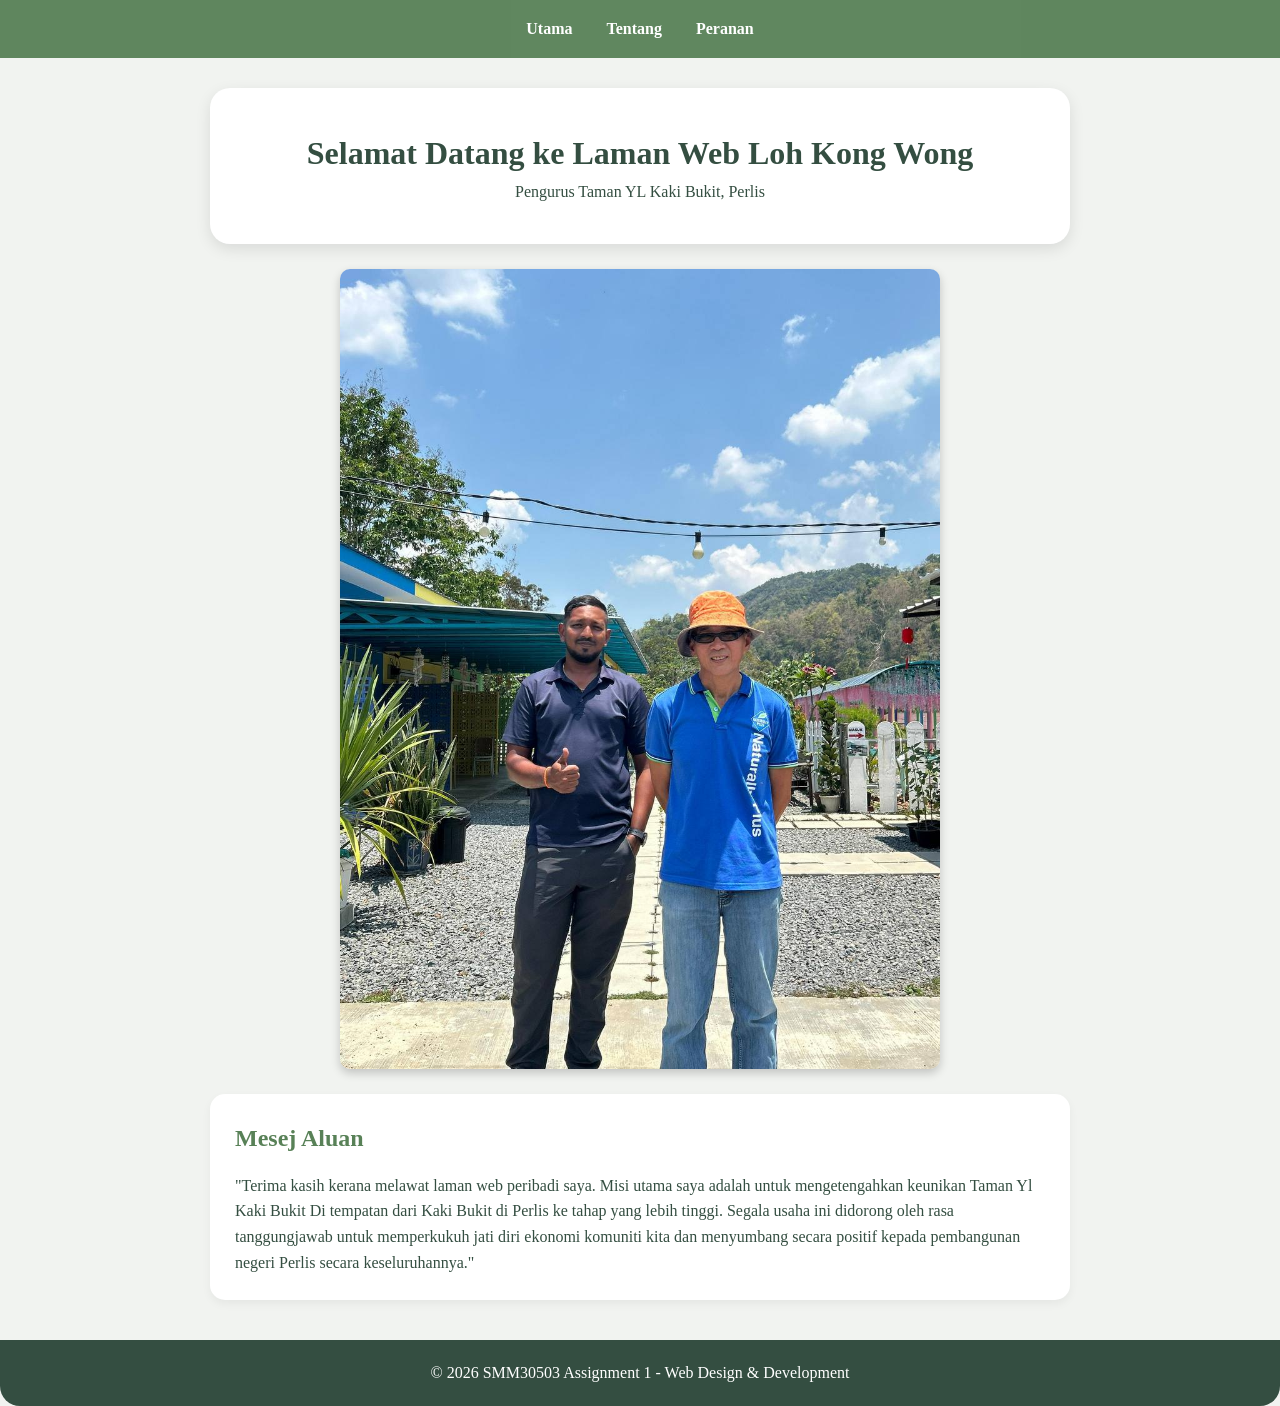
<file: index.html>
<!DOCTYPE html>
<html>
<head>
    <meta charset="UTF-8">
    <title>Utama | YL Kaki Bukit</title>
    <link rel="stylesheet" href="style.css">
    
    <style>
        .profile-img {
            display: block;
            margin: 20px auto;
            max-width: 600px;
            width: 100%;
            height: auto;
            border-radius: 10px;
            box-shadow: 0 4px 10px rgba(0,0,0,0.2);
        }
        .image-container {
            text-align: center;
            margin-bottom: 25px;
        }
    </style>
</head>
<body>
    <nav>
        <a href="index.html">Utama</a>
        <a href="about.html">Tentang</a>
        <a href="role.html">Peranan</a>
    </nav>

    <div class="container">
        <header>
            <h1>Selamat Datang ke Laman Web Loh Kong Wong</h1>
            <p>Pengurus Taman YL Kaki Bukit, Perlis</p>
        </header>

        <!-- Bahagian Gambar -->
        <div class="image-container">
            <img src="IMAGE/gambar_loh_kong_wong.jpg" alt="Loh Kong Wong di Taman YL" class="profile-img">
        </div>

        <!-- Box Mesej Aluan -->
        <section class="content-box">
            <h2>Mesej Aluan</h2>
            <p>
                "Terima kasih kerana melawat laman web peribadi saya. Misi utama saya adalah untuk mengetengahkan keunikan Taman Yl Kaki Bukit Di tempatan dari Kaki Bukit di Perlis ke tahap yang lebih tinggi. Segala usaha ini didorong oleh rasa tanggungjawab untuk memperkukuh jati diri ekonomi komuniti kita dan menyumbang secara positif kepada pembangunan negeri Perlis secara keseluruhannya."
            </p>
        </section>
    </div>

    <footer>
        <p>&copy; 2026 SMM30503 Assignment 1 - Web Design & Development</p>
    </footer>
</body>
</html>
</file>
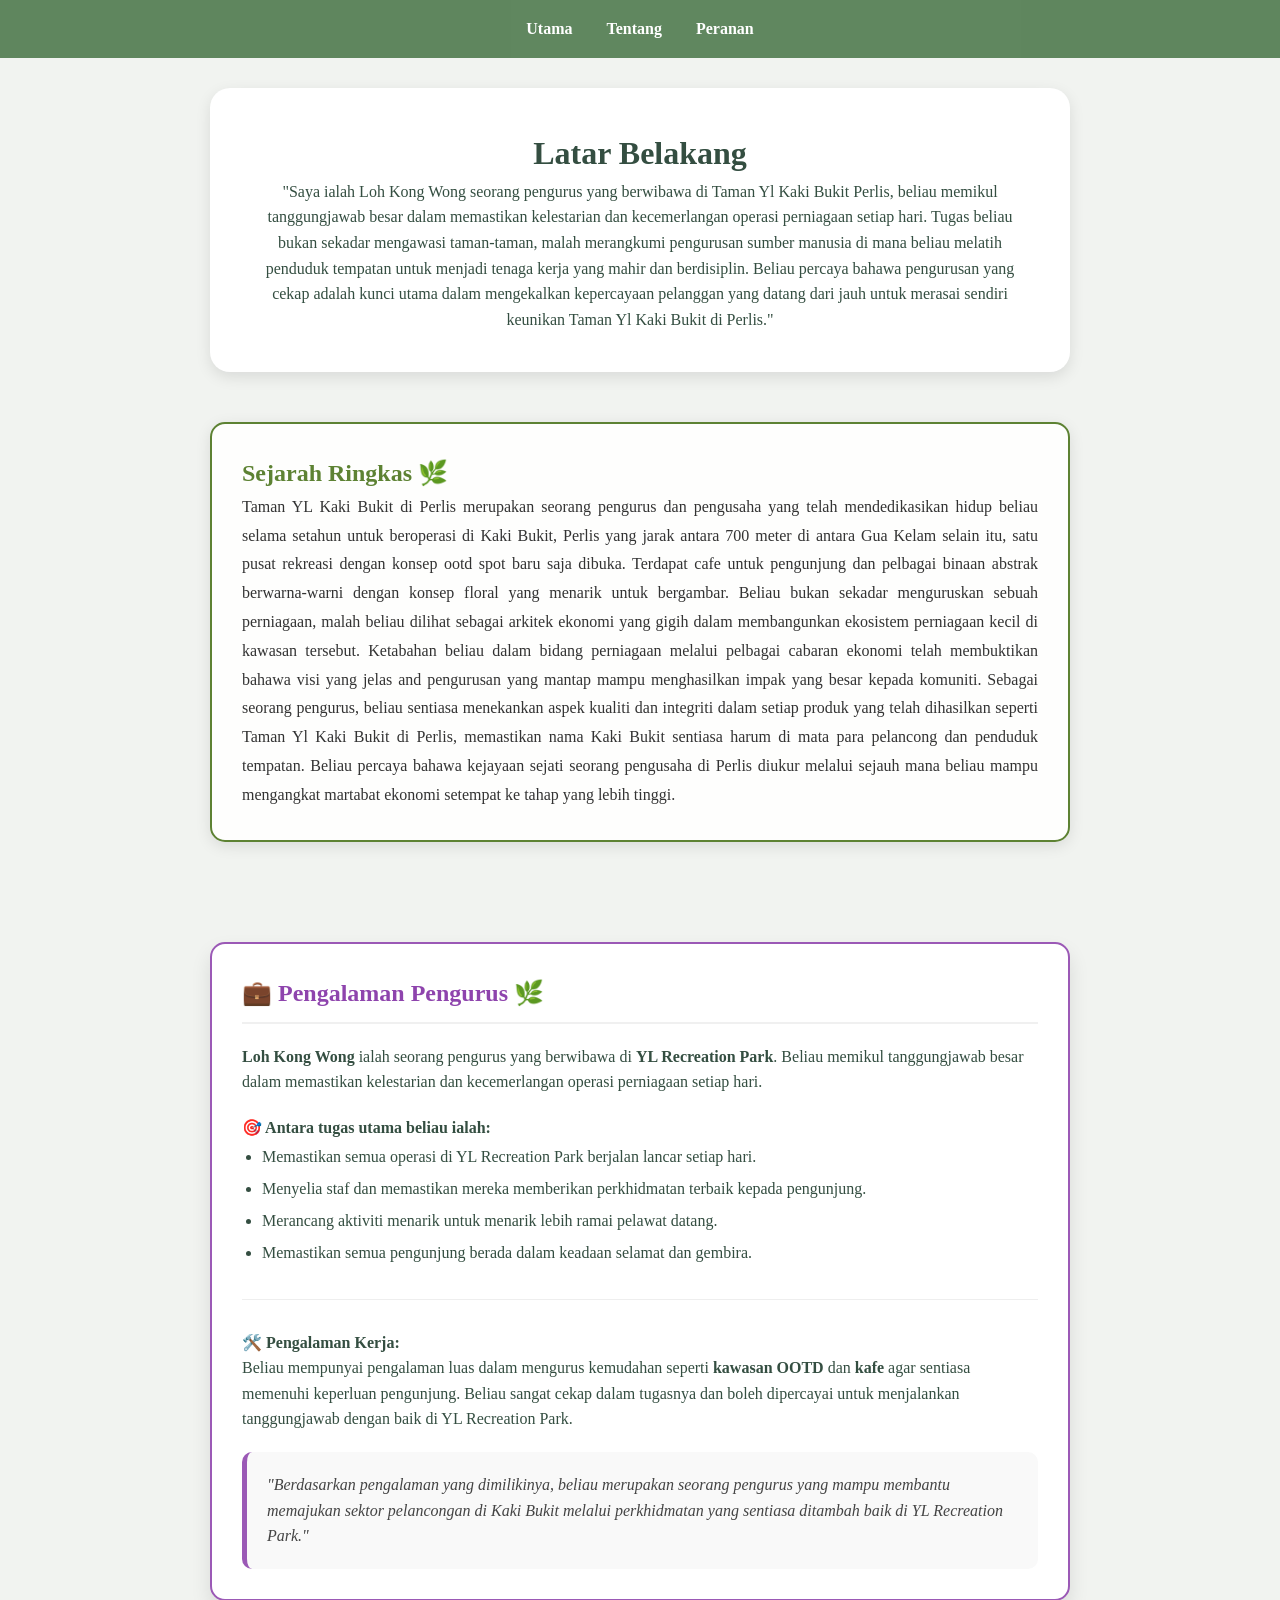
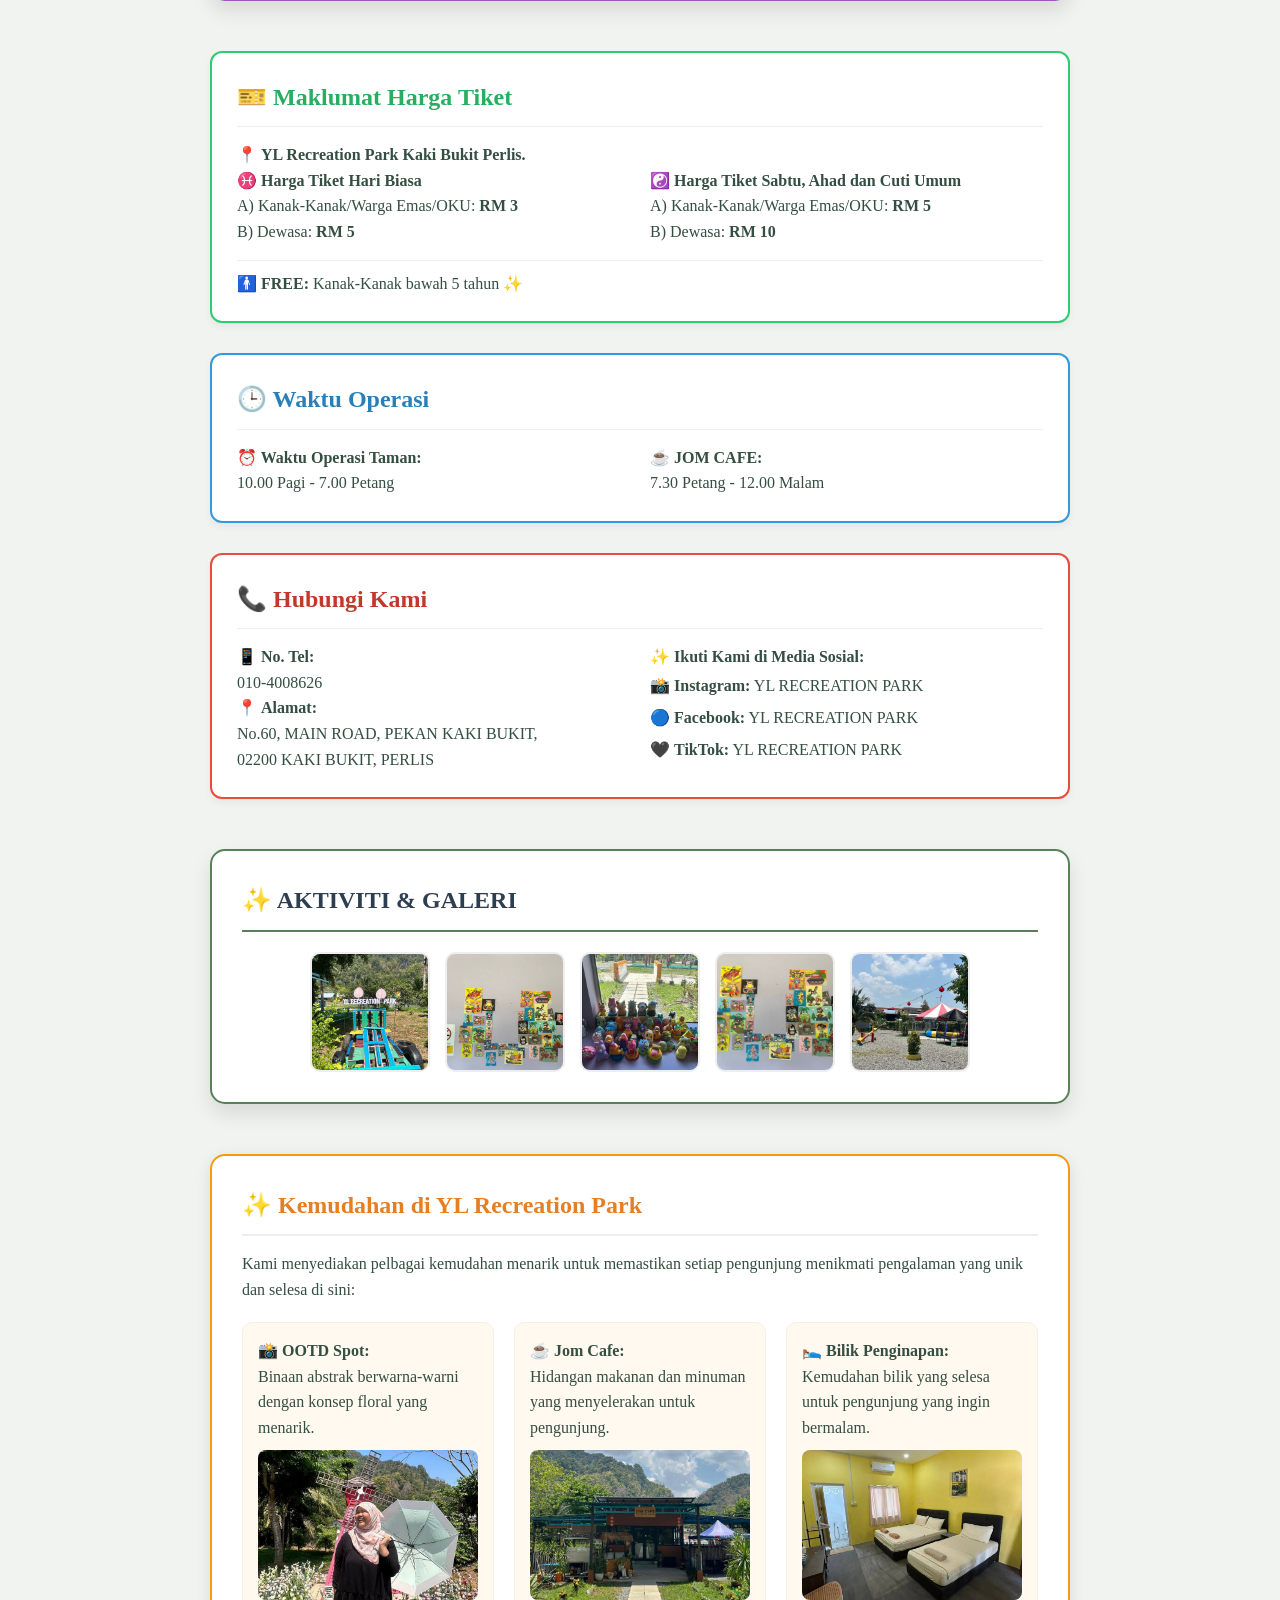
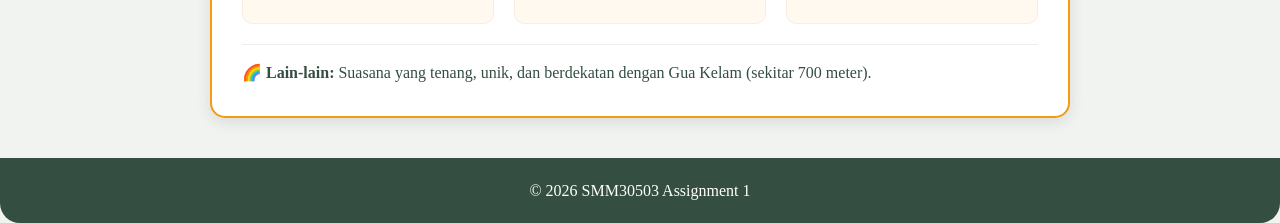
<file: about.html>
<!DOCTYPE html>
<html >
<head>
    <meta charset="UTF-8">
    <title>About | YL Kaki Bukit</title>
    <link rel="stylesheet" href="style.css">
</head>
<body>
    <nav>
        <a href="index.html">Utama</a>
        <a href="about.html">Tentang</a>
        <a href="role.html">Peranan</a>
    </nav>

    <div class="container">
        <header>
            <h1>Latar Belakang</h1>
            <p>"Saya ialah Loh Kong Wong seorang pengurus yang berwibawa di Taman Yl Kaki Bukit Perlis, beliau memikul tanggungjawab besar dalam memastikan kelestarian dan kecemerlangan operasi perniagaan setiap hari. Tugas beliau bukan sekadar mengawasi taman-taman, malah merangkumi pengurusan sumber manusia di mana beliau melatih penduduk tempatan untuk menjadi tenaga kerja yang mahir dan berdisiplin. Beliau percaya bahawa pengurusan yang cekap adalah kunci utama dalam mengekalkan kepercayaan pelanggan yang datang dari jauh untuk merasai sendiri keunikan Taman Yl Kaki Bukit di Perlis."</p>
        </header>
        
        <!-- Bahagian Sejarah Ringkas  -->
        <section style="margin-top: 50px; padding: 30px; border: 2px solid #5d8233; border-radius: 15px; background-color: rgba(255, 255, 255, 0.9); width: 100%; box-sizing: border-box; box-shadow: 0 4px 15px rgba(0,0,0,0.1);">
            <h2 style="margin-top: 0; color: #5d8233; display: flex; align-items: center; gap: 10px;">
                Sejarah Ringkas 🌿
            </h2>
            <p style="line-height: 1.8; color: #333; text-align: justify; margin-bottom: 0;">
                Taman YL Kaki Bukit di Perlis merupakan seorang pengurus dan pengusaha yang telah mendedikasikan hidup beliau selama setahun untuk beroperasi di Kaki Bukit, Perlis yang jarak antara 700 meter di antara Gua Kelam selain itu, satu pusat rekreasi dengan konsep ootd spot baru saja dibuka. Terdapat cafe untuk pengunjung dan pelbagai binaan abstrak berwarna-warni dengan konsep floral yang menarik untuk bergambar. Beliau bukan sekadar menguruskan sebuah perniagaan, malah beliau dilihat sebagai arkitek ekonomi yang gigih dalam membangunkan ekosistem perniagaan kecil di kawasan tersebut. Ketabahan beliau dalam bidang perniagaan melalui pelbagai cabaran ekonomi telah membuktikan bahawa visi yang jelas and pengurusan yang mantap mampu menghasilkan impak yang besar kepada komuniti. Sebagai seorang pengurus, beliau sentiasa menekankan aspek kualiti dan integriti dalam setiap produk yang telah dihasilkan seperti Taman Yl Kaki Bukit di Perlis, memastikan nama Kaki Bukit sentiasa harum di mata para pelancong dan penduduk tempatan. Beliau percaya bahawa kejayaan sejati seorang pengusaha di Perlis diukur melalui sejauh mana beliau mampu mengangkat martabat ekonomi setempat ke tahap yang lebih tinggi. 
            </p>
        </section>

        <!-- Bahagian Pengalaman Pengurus -->
        <section style="margin-top: 100px; padding: 30px; border: 2px solid #9b59b6; border-radius: 15px; background-color: #ffffff; width: 100%; box-sizing: border-box; box-shadow: 0 10px 20px rgba(0,0,0,0.1); clear: both;">
            <h2 style="margin-top: 0; color: #8e44ad; border-bottom: 2px solid #f0f0f0; padding-bottom: 10px; display: flex; align-items: center; gap: 10px;">
                💼 Pengalaman Pengurus 🌿
            </h2>
            <div style="margin-top: 20px;">
                <p style="line-height: 1.6;">
                    <strong>Loh Kong Wong</strong> ialah seorang pengurus yang berwibawa di <strong>YL Recreation Park</strong>. Beliau memikul tanggungjawab besar dalam memastikan kelestarian dan kecemerlangan operasi perniagaan setiap hari.
                </p>
                <p style="margin-top: 20px;"><strong>🎯 Antara tugas utama beliau ialah:</strong></p>
                <ul style="line-height: 2; padding-left: 20px; list-style-type: disc;">
                    <li>Memastikan semua operasi di YL Recreation Park berjalan lancar setiap hari.</li>
                    <li>Menyelia staf dan memastikan mereka memberikan perkhidmatan terbaik kepada pengunjung.</li>
                    <li>Merancang aktiviti menarik untuk menarik lebih ramai pelawat datang.</li>
                    <li>Memastikan semua pengunjung berada dalam keadaan selamat dan gembira.</li>
                </ul>
            </div>
            <hr style="border: 0; border-top: 1px solid #eee; margin: 30px 0;">
            <div>
                <p><strong>🛠️ Pengalaman Kerja:</strong></p>
                <p style="line-height: 1.6;">
                    Beliau mempunyai pengalaman luas dalam mengurus kemudahan seperti <strong>kawasan OOTD</strong> dan <strong>kafe</strong> agar sentiasa memenuhi keperluan pengunjung. Beliau sangat cekap dalam tugasnya dan boleh dipercayai untuk menjalankan tanggungjawab dengan baik di YL Recreation Park.
                </p>
                <div style="margin-top: 20px; padding: 20px; background-color: #f9f9f9; border-radius: 10px; border-left: 5px solid #9b59b6;">
                    <p style="line-height: 1.6; margin: 0; font-style: italic; color: #444;">
                        "Berdasarkan pengalaman yang dimilikinya, beliau merupakan seorang pengurus yang mampu membantu memajukan sektor pelancongan di Kaki Bukit melalui perkhidmatan yang sentiasa ditambah baik di YL Recreation Park."
                    </p>
                </div>
            </div>
        </section>     
     
        <!-- Bahagian Harga Tiket  -->
        <section style="margin-top: 50px; padding: 25px; border: 2px solid #2ecc71; border-radius: 12px; background-color: #ffffff; width: 100%; box-sizing: border-box; box-shadow: 0 4px 8px rgba(0,0,0,0.05);">
            <h2 style="margin-top: 0; color: #27ae60; border-bottom: 1px solid #eee; padding-bottom: 10px;">🎫 Maklumat Harga Tiket</h2>
            <p style="margin-top: 15px;">📍 <strong>YL Recreation Park Kaki Bukit Perlis.</strong></p>
            <div style="display: flex; justify-content: space-between; flex-wrap: wrap; gap: 20px;">
                <div style="flex: 1; min-width: 200px;">
                    <p><strong>♓ Harga Tiket Hari Biasa</strong><br>
                    A) Kanak-Kanak/Warga Emas/OKU: <strong>RM 3</strong><br>
                    B) Dewasa: <strong>RM 5</strong></p>
                </div>
                <div style="flex: 1; min-width: 200px;">
                    <p><strong>☯️ Harga Tiket Sabtu, Ahad dan Cuti Umum</strong><br>
                    A) Kanak-Kanak/Warga Emas/OKU: <strong>RM 5</strong><br>
                    B) Dewasa: <strong>RM 10</strong></p>
                </div>
            </div>
            <p style="margin-top: 15px; padding-top: 10px; border-top: 1px solid #eee;">
                🚹 <strong>FREE:</strong> Kanak-Kanak bawah 5 tahun ✨
            </p>
        </section>

        <!-- Bahagian Waktu Operasi  -->
        <section style="margin-top: 30px; padding: 25px; border: 2px solid #3498db; border-radius: 12px; background-color: #ffffff; width: 100%; box-sizing: border-box; box-shadow: 0 4px 8px rgba(0,0,0,0.05);">
            <h2 style="margin-top: 0; color: #2980b9; border-bottom: 1px solid #eee; padding-bottom: 10px;">🕒 Waktu Operasi</h2>
            <div style="display: flex; justify-content: space-between; flex-wrap: wrap; gap: 20px; margin-top: 15px;">
                <div style="flex: 1; min-width: 200px;">
                    <p><strong>⏰ Waktu Operasi Taman:</strong><br>
                    10.00 Pagi - 7.00 Petang</p>
                </div>
                <div style="flex: 1; min-width: 200px;">
                    <p><strong>☕ JOM CAFE:</strong><br>
                    7.30 Petang - 12.00 Malam</p>
                </div>
            </div>
        </section>

        <!-- Bahagian Hubungan & Media Sosial -->
        <section style="margin-top: 30px; padding: 25px; border: 2px solid #e74c3c; border-radius: 12px; background-color: #ffffff; width: 100%; box-sizing: border-box; box-shadow: 0 4px 8px rgba(0,0,0,0.05);">
            <h2 style="margin-top: 0; color: #c0392b; border-bottom: 1px solid #eee; padding-bottom: 10px;">📞 Hubungi Kami</h2>
            <div style="display: flex; justify-content: space-between; flex-wrap: wrap; gap: 20px; margin-top: 15px;">
                <div style="flex: 1; min-width: 250px;">
                    <p>📱 <strong>No. Tel:</strong><br> 010-4008626</p>
                    <p>📍 <strong>Alamat:</strong><br> No.60, MAIN ROAD, PEKAN KAKI BUKIT,<br> 02200 KAKI BUKIT, PERLIS</p>
                </div>
                <div style="flex: 1; min-width: 250px;">
                    <p>✨ <strong>Ikuti Kami di Media Sosial:</strong></p>
                    <p style="line-height: 2;">
                        📸 <strong>Instagram:</strong> YL RECREATION PARK<br>
                        🔵 <strong>Facebook:</strong> YL RECREATION PARK<br>
                        🖤 <strong>TikTok:</strong> YL RECREATION PARK
                    </p>
                </div>
            </div>
        </section>

                 
         <section class="aktiviti-section">
            <h2 style="color: #2c3e50; border-bottom: 2px solid #588157; padding-bottom: 10px;">✨ AKTIVITI & GALERI</h2>
            <div class="aktiviti-grid">
                <div class="aktiviti-card">
                    <img src="IMAGE/gambar2.jpg" alt="Aktiviti 1">
                </div>
                <div class="aktiviti-card">
                    <img src="IMAGE/GAMBAR3.jpg" alt="Aktiviti 2">
                </div>
                <div class="aktiviti-card">
                    <img src="IMAGE/GAMBAR4.jpg" alt="Aktiviti 3">
                </div>
                <div class="aktiviti-card">
                    <img src="IMAGE/GAMBAR5.jpg" alt="Aktiviti 4">
                </div>
                <div class="aktiviti-card">
                    <img src="IMAGE/GAMBAR6.jpg" alt="Aktiviti 5">
                </div>
            </div>
        </section>

<!-- Bahagian Kemudahan Kotak Panjang (Termasuk Bilik) -->
<section style="margin-top: 50px; padding: 30px; border: 2px solid #f39c12; border-radius: 15px; background-color: #ffffff; width: 100%; box-sizing: border-box; box-shadow: 0 4px 15px rgba(0,0,0,0.1); clear: both;">
    
    <h2 style="margin-top: 0; color: #e67e22; border-bottom: 2px solid #eee; padding-bottom: 10px;">✨ Kemudahan di YL Recreation Park</h2>
    
    <p style="line-height: 1.6; margin-top: 15px;">
        Kami menyediakan pelbagai kemudahan menarik untuk memastikan setiap pengunjung menikmati pengalaman yang unik dan selesa di sini:
    </p>

    <div style="display: flex; justify-content: space-between; flex-wrap: wrap; gap: 20px; margin-top: 20px;">
        
        <!-- Kemudahan 1: OOTD Spot -->
<div style="flex: 1; min-width: 200px; padding: 15px; border-radius: 10px; background-color: #fff9f0; border: 1px solid #fbeee0;">
<p style="margin: 0;"><strong>📸 OOTD Spot:</strong><br>
           Binaan abstrak berwarna-warni dengan konsep floral yang 
          menarik.  
        
    </p>
 <!-- GAMBAR OOTD SPORT -->
    <img src="IMAGE/GAMBAR10.jpg"
         style="width:100%; height:150px; object-fit:cover; margin-top:10px; border-radius:8px;">

      
       </div>

        <!-- Kemudahan 2: Jom Cafe -->
<div style="flex: 1; min-width: 200px; padding: 15px; border-radius: 10px; background-color: #fff9f0; border: 1px solid #fbeee0;">
    
    <p style="margin: 0;">
        <strong>☕ Jom Cafe:</strong><br>
        Hidangan makanan dan minuman yang menyelerakan untuk pengunjung.
    </p>

    <!-- GAMBAR JOM CAFE -->
    <img src="IMAGE/GAMBAR8.jpg" 
         style="width:100%; height:150px; object-fit:cover; margin-top:10px; border-radius:8px;">

</div>

 <!-- Kemudahan 3: Bilik Penginapan -->
<div style="flex: 1; min-width: 200px; padding: 15px; border-radius: 10px; background-color: #fff9f0; border: 1px solid #fbeee0;">
    
    <p style="margin: 0;">
        <strong>🛌 Bilik Penginapan:</strong><br>
        Kemudahan bilik yang selesa untuk pengunjung yang ingin bermalam.
    </p>

    <!-- GAMBAR JOM CAFE -->
    <img src="IMAGE/GAMBAR9.jpg" 
         style="width:100%; height:150px; object-fit:cover; margin-top:10px; border-radius:8px;">

</div>    
</div>


    <div style="margin-top: 20px; padding-top: 15px; border-top: 1px solid #eee;">
        <p>🌈 <strong>Lain-lain:</strong> Suasana yang tenang, unik, dan berdekatan dengan Gua Kelam (sekitar 700 meter).</p>
    </div>
</section>
        </div>

    </div>
    </div>
</section>

    </div>
</section>



        <footer>
            <p>&copy; 2026 SMM30503 Assignment 1</p>
        </footer>
    </div>
</body>
</html>
</file>
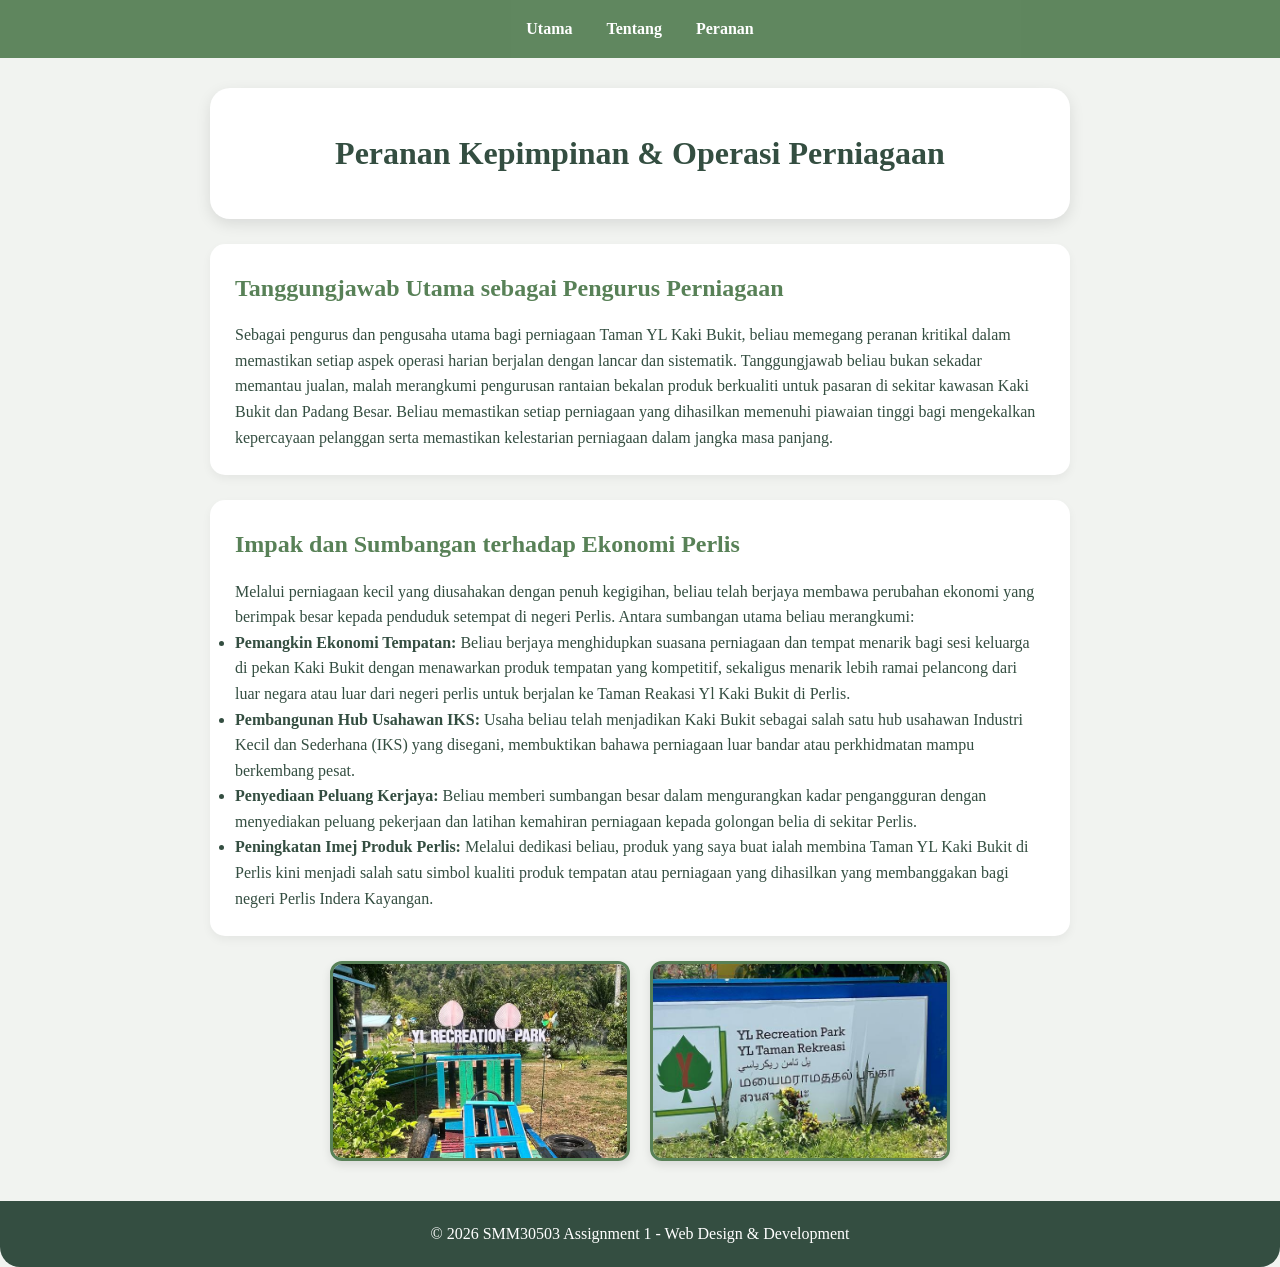
<file: role.html>
<!DOCTYPE html>
<html >
<head>
    <meta charset="UTF-8">
    <title>Peranan & Perniagaan | YL Kaki Bukit</title>
    <link rel="stylesheet" href="style.css">
</head>
<body>
    <nav>
        <a href="index.html">Utama</a>
        <a href="about.html">Tentang</a>
        <a href="role.html">Peranan</a>
    </nav>

    <div class="container">
        <header>
            <h1>Peranan Kepimpinan & Operasi Perniagaan</h1>
        </header>
        
        <!-- Box 1: Tanggungjawab -->
        <div class="content-box">
            <h2>Tanggungjawab Utama sebagai Pengurus Perniagaan</h2>
            <p>
                Sebagai pengurus dan pengusaha utama bagi perniagaan Taman YL Kaki Bukit, beliau memegang peranan kritikal dalam memastikan setiap aspek operasi harian berjalan dengan lancar dan sistematik. Tanggungjawab beliau bukan sekadar memantau jualan, malah merangkumi pengurusan rantaian bekalan produk berkualiti untuk pasaran di sekitar kawasan Kaki Bukit dan Padang Besar. Beliau memastikan setiap perniagaan yang dihasilkan memenuhi piawaian tinggi bagi mengekalkan kepercayaan pelanggan serta memastikan kelestarian perniagaan dalam jangka masa panjang.
            </p>
        </div>

        <!-- Box 2: Impak & Sumbangan -->
        <div class="content-box">
            <h2>Impak dan Sumbangan terhadap Ekonomi Perlis</h2>
            <p>
                Melalui perniagaan kecil yang diusahakan dengan penuh kegigihan, beliau telah berjaya membawa perubahan ekonomi yang berimpak besar kepada penduduk setempat di negeri Perlis. Antara sumbangan utama beliau merangkumi:
            </p>
            <ul>
                <li>
                    <strong>Pemangkin Ekonomi Tempatan:</strong> Beliau berjaya menghidupkan suasana perniagaan dan tempat menarik bagi sesi keluarga di pekan Kaki Bukit dengan menawarkan produk tempatan yang kompetitif, sekaligus menarik lebih ramai pelancong dari luar negara atau luar dari negeri perlis untuk berjalan ke Taman Reakasi Yl Kaki Bukit di Perlis.
                </li>
                <li>
                    <strong>Pembangunan Hub Usahawan IKS:</strong> Usaha beliau telah menjadikan Kaki Bukit sebagai salah satu hub usahawan Industri Kecil dan Sederhana (IKS) yang disegani, membuktikan bahawa perniagaan luar bandar atau perkhidmatan mampu berkembang pesat.
                </li>
                <li>
                    <strong>Penyediaan Peluang Kerjaya:</strong> Beliau memberi sumbangan besar dalam mengurangkan kadar pengangguran dengan menyediakan peluang pekerjaan dan latihan kemahiran perniagaan kepada golongan belia di sekitar Perlis.
                </li>
                <li>
                    <strong>Peningkatan Imej Produk Perlis:</strong> Melalui dedikasi beliau, produk yang saya buat ialah membina Taman YL Kaki Bukit di Perlis kini menjadi salah satu simbol kualiti produk tempatan atau perniagaan yang dihasilkan yang membanggakan bagi negeri Perlis Indera Kayangan.
                </li>
            </ul>
        </div>

            <div class="impact-images">
                <div class="impact-card">
                    <img src="IMAGE/gambar2.jpg" alt="gambar1">
                </div>
                <div class="impact-card">
                    <img src="IMAGE/GAMBAR7.jpg" alt="gambar 2">
                </div>
            </div>
    </div>

    <footer>
        <p>&copy; 2026 SMM30503 Assignment 1 - Web Design & Development</p>
    </footer>
</body>
</html>
</file>
<file: style.css>
/* style.css - Aesthetic Garden Edition */

* {
    margin: 0;
    padding: 0;
    box-sizing: border-box;
}

body {
    font-family: 'Georgia', serif;
    line-height: 1.6;
    color: #344e41;
    background-color: #f1f3f0;
    background-image: linear-gradient(rgba(241, 243, 240, 0.8), rgba(241, 243, 240, 0.8)), 
                      url('https://images.unsplash.com/photo-1518531933037-91b2f5f229cc?q=80&w=1920');
    background-size: cover;
    background-attachment: fixed;
}

/* Navigasi */
nav {
    background: rgba(88, 129, 87, 0.95);
    padding: 1rem;
    text-align: center;
    position: sticky;
    top: 0;
    z-index: 1000;
}

nav a {
    color: white;
    text-decoration: none;
    margin: 0 15px;
    font-weight: bold;
}

/* Container */
.container {
    max-width: 900px;
    margin: 30px auto;
    padding: 0 20px;
}

header {
    background: white;
    padding: 40px;
    border-radius: 20px;
    text-align: center;
    margin-bottom: 25px;
    box-shadow: 0 5px 15px rgba(0,0,0,0.1);
}

/* Kotak Kandungan (General Box Style) */
.content-box {
    background: white;
    padding: 25px;
    border-radius: 15px;
    margin-bottom: 25px;
    box-shadow: 0 4px 10px rgba(0,0,0,0.05);
}


.aktiviti-section {
    margin-top: 50px;
    padding: 30px;
    border: 2px solid #588157;
    border-radius: 15px;
    background-color: #ffffff;
    width: 100%;
    box-shadow: 0 10px 20px rgba(0,0,0,0.1);
    text-align: flex-start;
}

.aktiviti-grid {
    display: flex;
    justify-content: center;
    flex-wrap: wrap;
    gap: 15px;
    margin-top: 20px;
}

.aktiviti-card {
    width: 120px; /* Saiz gambar dikecilkan */
    height: 120px;
    border-radius: 10px;
    overflow: hidden;
    border: 2px solid #eee;
    transition: 0.3s;
}

.aktiviti-card img {
    width: 100%;
    height: 100%;
    object-fit: cover;
}

.aktiviti-card:hover {
    transform: scale(1.1);
    border-color: #588157;
}
/* style.css - Aesthetic Garden Edition */

* {
    margin: 0;
    padding: 0;
    box-sizing: border-box;
}

body {
    font-family: 'Georgia', serif;
    line-height: 1.6;
    color: #344e41;
    background-color: #f1f3f0;
    background-image: linear-gradient(rgba(241, 243, 240, 0.8), rgba(241, 243, 240, 0.8)), 
                      url('https://images.unsplash.com/photo-1518531933037-91b2f5f229cc?q=80&w=1920');
    background-size: cover;
    background-attachment: fixed;
}

/* Navigasi */
nav {
    background: rgba(88, 129, 87, 0.95);
    padding: 1rem;
    text-align: center;
    position: sticky;
    top: 0;
    z-index: 1000;
}

nav a {
    color: white;
    text-decoration: none;
    margin: 0 15px;
    font-weight: bold;
}

nav a:hover {
    text-decoration: underline;
}

/* Container */
.container {
    max-width: 900px;
    margin: 30px auto;
    padding: 0 20px;
}

header {
    background: white;
    padding: 40px;
    border-radius: 20px;
    text-align: center;
    margin-bottom: 25px;
    box-shadow: 0 5px 15px rgba(0,0,0,0.1);
}

/* Kotak Kandungan (General Box Style) */
.content-box {
    background: white;
    padding: 25px;
    border-radius: 15px;
    margin-bottom: 25px;
    box-shadow: 0 4px 10px rgba(0,0,0,0.05);
}

.content-box h2 {
    margin-bottom: 15px;
    color: #588157;
}

/* Footer */
footer {
    background: #344e41;
    color: white;
    text-align: center;
    padding: 20px;
    margin-top: 40px;
    border-radius: 20px 20px 0 0;
}

/* Responsif */
@media (max-width: 600px) {
    .container {
        margin: 10px auto;
    }
    header {
        padding: 20px;
    }
}
/* Navigasi */
nav {
    background: rgba(88, 129, 87, 0.95);
    padding: 1rem;
    text-align: center;
    position: sticky;
    top: 0;
    z-index: 1000;
}

nav a {
    color: white;
    text-decoration: none;
    margin: 0 15px;
    font-weight: bold;
}

/* Container */
.container {
    max-width: 900px;
    margin: 30px auto;
    padding: 0 20px;
}

header {
    background: white;
    padding: 40px;
    border-radius: 20px;
    text-align: center;
    margin-bottom: 25px;
    box-shadow: 0 5px 15px rgba(0,0,0,0.1);
}

/* Kotak Kandungan (General Box Style) */
.content-box {
    background: white;
    padding: 25px;
    border-radius: 15px;
    margin-bottom: 25px;
    box-shadow: 0 4px 10px rgba(0,0,0,0.05);
}

/* Footer */
footer {
    background: #344e41;
    color: white;
    text-align: center;
    padding: 20px;
    margin-top: 40px;
    border-radius: 0 0 20px 20px;
}

/* Responsif */
@media (max-width: 600px) {
    .container { margin: 10px auto; }
}
/* Footer */
footer {
    background: #344e41;
    color: white;
    text-align: center;
    padding: 20px;
    margin-top: 40px;
    border-radius: 0 0 20px 20px;
}

/* Responsif */
@media (max-width: 600px) {
    .aktiviti-grid { gap: 10px; }
    .aktiviti-card { width: 90px; height: 90px; }
}
/* Gaya untuk Gambar Impak di role.html */
.impact-images {
    display: flex;
    justify-content: center; 
    gap: 20px;               
    margin-top: 25px;
    flex-wrap: wrap;        
}

.impact-card {
    width: 300px;            
    height: 200px;           
    overflow: hidden;
    border-radius: 12px;
    border: 3px solid #588157; 
    box-shadow: 0 4px 10px rgba(0,0,0,0.1);
}

.impact-card img {
    width: 100%;
    height: 100%;
    object-fit: cover;       
    transition: transform 0.3s ease;
}

.impact-card img:hover {
    transform: scale(1.05); 
}


@media (max-width: 650px) {
    .impact-card {
        width: 100%;         
        height: auto;
    }
}
</file>
